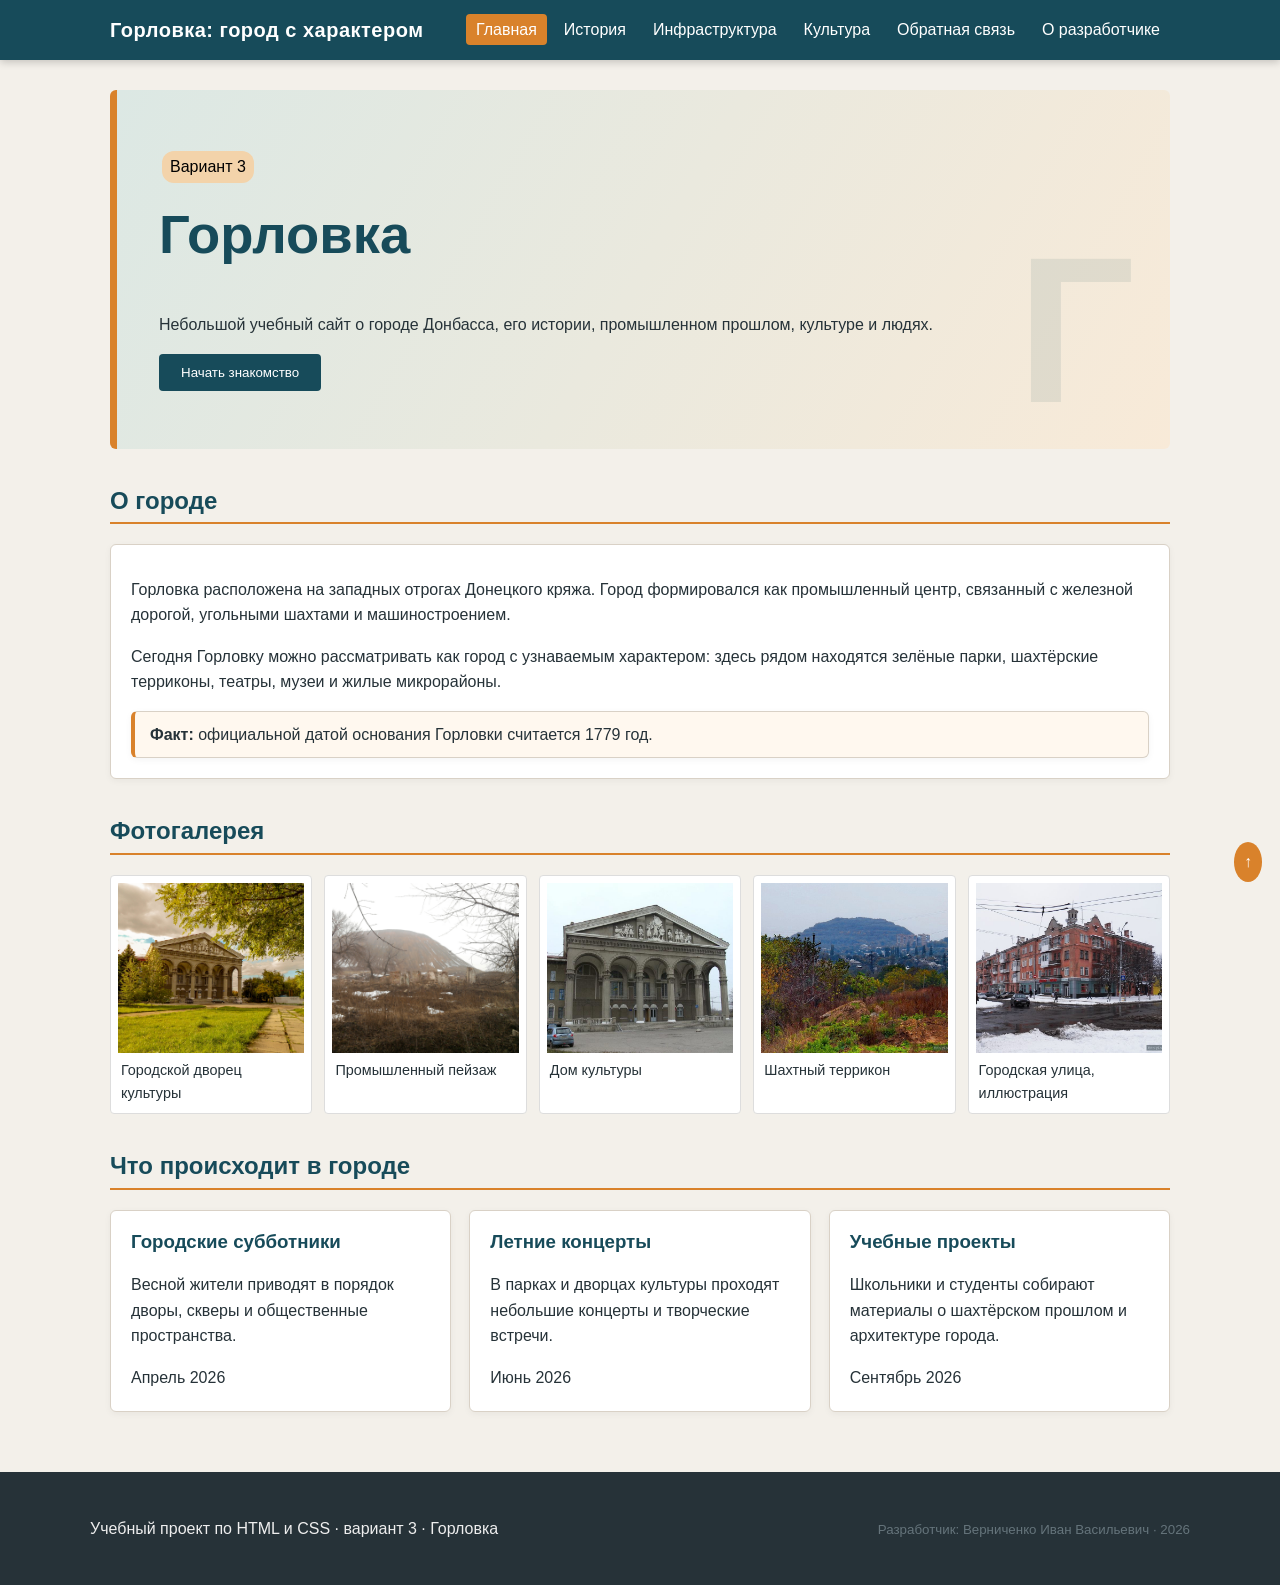
<file: index.html>
<!doctype html>
<html lang="ru"><head><meta charset="utf-8"><meta name="viewport" content="width=device-width,initial-scale=1"><title>Горловка — главная</title><link rel="stylesheet" href="styles.css"></head>
<body id="top"><header><div class="header-inner"><div class="logo">Горловка: город с характером</div><nav aria-label="Основная навигация"><ul><li><a class="active" href="index.html">Главная</a></li><li><a href="history.html">История</a></li><li><a href="infrastructure.html">Инфраструктура</a></li><li><a href="culture.html">Культура</a></li><li><a href="feedback.html">Обратная связь</a></li><li><a href="developer.html">О разработчике</a></li></ul></nav></div></header>
<main><section class="hero"><p><mark>Вариант 3</mark></p><h1>Горловка</h1><p>Небольшой учебный сайт о городе Донбасса, его истории, промышленном прошлом, культуре и людях.</p><p><a href="history.html"><button type="button">Начать знакомство</button></a></p></section>
    <section><h2>О городе</h2><article class="clearfix"><p>Горловка расположена на западных отрогах Донецкого кряжа. Город формировался как промышленный центр, связанный с железной дорогой, угольными шахтами и машиностроением.</p><p>Сегодня Горловку можно рассматривать как город с узнаваемым характером: здесь рядом находятся зелёные парки, шахтёрские терриконы, театры, музеи и жилые микрорайоны.</p><aside class="notice"><strong>Факт:</strong> официальной датой основания Горловки считается <time datetime="1779">1779 год</time>.</aside></article></section>
    <section><h2>Фотогалерея</h2><div class="gallery">
        <figure><img src="assets/city-culture.jpg" alt="Здание культуры в Горловке"><figcaption>Городской дворец культуры</figcaption></figure>
        <figure><img src="assets/city-mine.jpg" alt="Террикон и шахта Горловки"><figcaption>Промышленный пейзаж</figcaption></figure>
        <figure><img src="assets/gorlovka3.jpg" alt="Дом культуры на проспекте Ленина"><figcaption>Дом культуры</figcaption></figure>
        <figure><img src="assets/gorlovka2.jpg" alt="Шахтный террикон"><figcaption>Шахтный террикон</figcaption></figure>
        <figure><img src="assets/gorlovka.jpg" alt="Городская улица"><figcaption>Городская улица, иллюстрация</figcaption></figure>
    </div></section>
    <section><h2>Что происходит в городе</h2><div class="grid"><article><h3>Городские субботники</h3><p>Весной жители приводят в порядок дворы, скверы и общественные пространства.</p><time datetime="2026-04">Апрель 2026</time></article><article><h3>Летние концерты</h3><p>В парках и дворцах культуры проходят небольшие концерты и творческие встречи.</p><time datetime="2026-06">Июнь 2026</time></article><article><h3>Учебные проекты</h3><p>Школьники и студенты собирают материалы о шахтёрском прошлом и архитектуре города.</p><time datetime="2026-09">Сентябрь 2026</time></article></div></section>
</main><footer><div class="footer-inner"><p>Учебный проект по HTML и CSS · вариант 3 · Горловка</p><p><small>Разработчик: Верниченко Иван Васильевич · <span data-year></span></small></p></div></footer><a class="back-top" href="#top" aria-label="Наверх">↑</a><script src="site.js"></script></body></html>
</file>
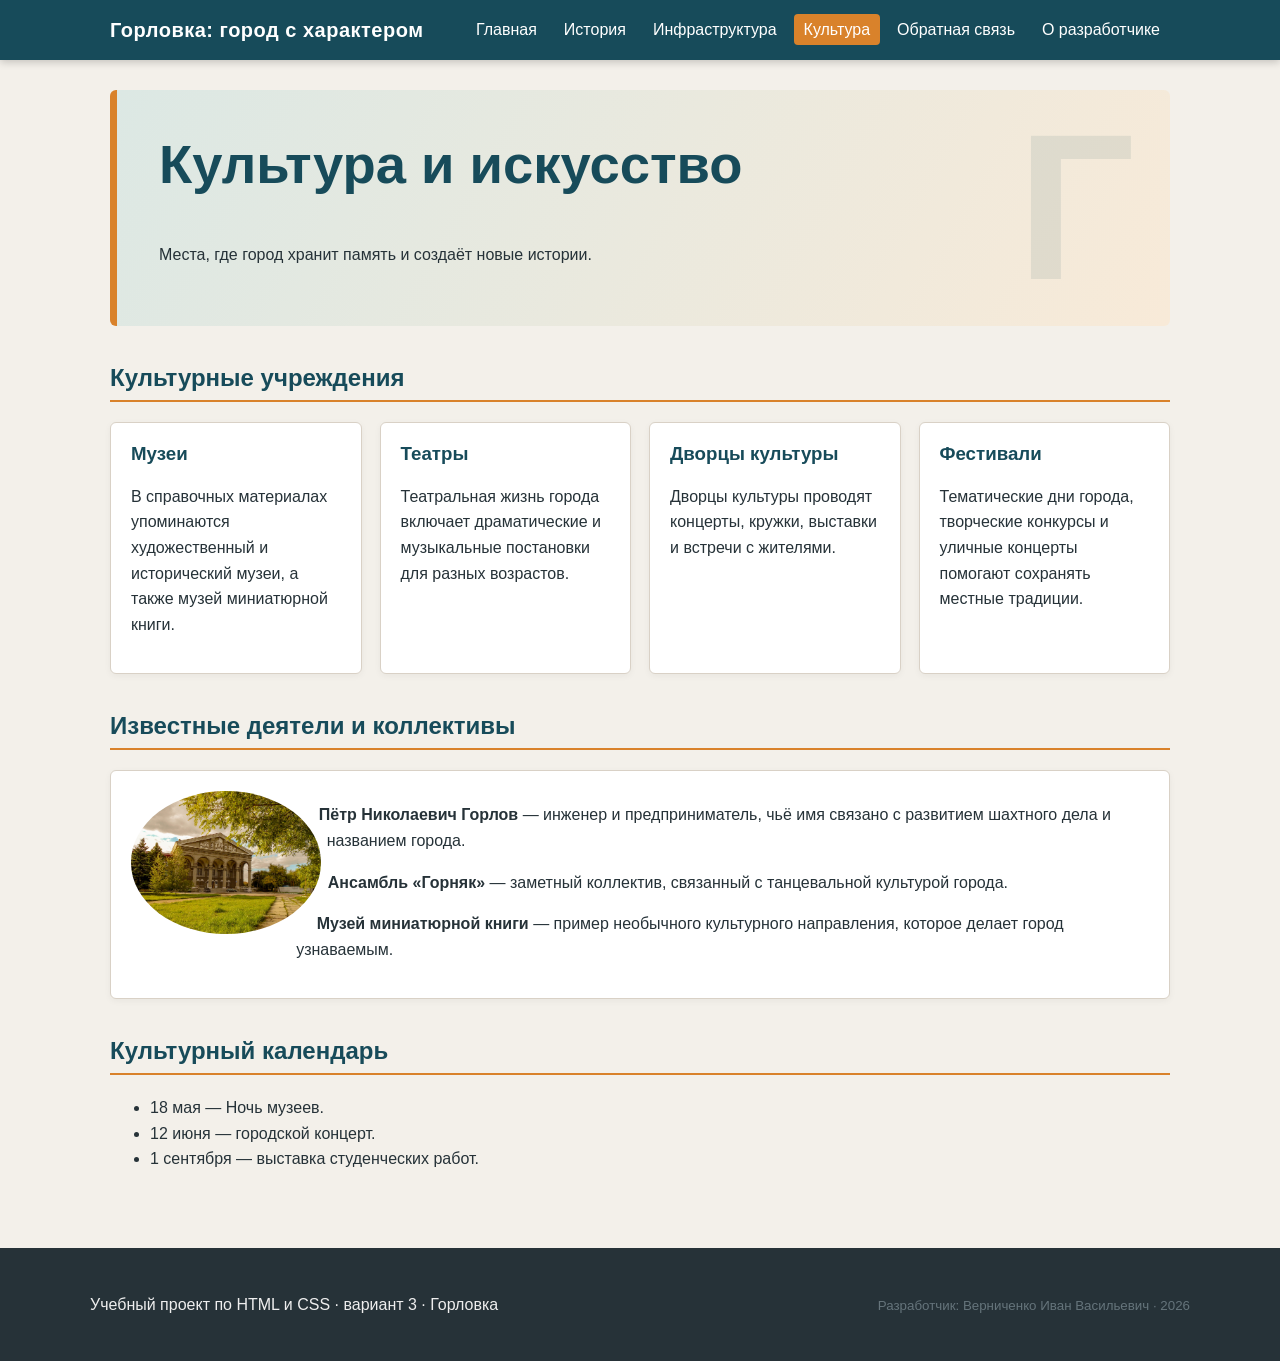
<file: culture.html>
<!doctype html><html lang="ru"><head><meta charset="utf-8"><meta name="viewport" content="width=device-width,initial-scale=1"><title>Культура Горловки</title><link rel="stylesheet" href="styles.css"></head><body><header><div class="header-inner"><div class="logo">Горловка: город с характером</div><nav aria-label="Основная навигация"><ul><li><a class="" href="index.html">Главная</a></li><li><a class="" href="history.html">История</a></li><li><a class="" href="infrastructure.html">Инфраструктура</a></li><li><a class="active" href="culture.html">Культура</a></li><li><a class="" href="feedback.html">Обратная связь</a></li><li><a class="" href="developer.html">О разработчике</a></li></ul></nav></div></header><main><section class="hero"><h1>Культура и искусство</h1><p>Места, где город хранит память и создаёт новые истории.</p></section><section><h2>Культурные учреждения</h2><div class="grid"><article><h3>Музеи</h3><p>В справочных материалах упоминаются художественный и исторический музеи, а также музей миниатюрной книги.</p></article><article><h3>Театры</h3><p>Театральная жизнь города включает драматические и музыкальные постановки для разных возрастов.</p></article><article><h3>Дворцы культуры</h3><p>Дворцы культуры проводят концерты, кружки, выставки и встречи с жителями.</p></article><article><h3>Фестивали</h3><p>Тематические дни города, творческие конкурсы и уличные концерты помогают сохранять местные традиции.</p></article></div></section><section><h2>Известные деятели и коллективы</h2><article class="clearfix"><img class="float-photo" src="assets/city-culture.jpg" alt="Здание культуры Горловки"><p><strong>Пётр Николаевич Горлов</strong> — инженер и предприниматель, чьё имя связано с развитием шахтного дела и названием города.</p><p><strong>Ансамбль «Горняк»</strong> — заметный коллектив, связанный с танцевальной культурой города.</p><p><strong>Музей миниатюрной книги</strong> — пример необычного культурного направления, которое делает город узнаваемым.</p></article></section><section><h2>Культурный календарь</h2><ul><li><time datetime="2026-05-18">18 мая</time> — Ночь музеев.</li><li><time datetime="2026-06-12">12 июня</time> — городской концерт.</li><li><time datetime="2026-09-01">1 сентября</time> — выставка студенческих работ.</li></ul></section></main><footer><div class="footer-inner"><p>Учебный проект по HTML и CSS · вариант 3 · Горловка</p><p><small>Разработчик: Верниченко Иван Васильевич · <span data-year></span></small></p></div></footer><script src="site.js"></script></body></html>
</file>
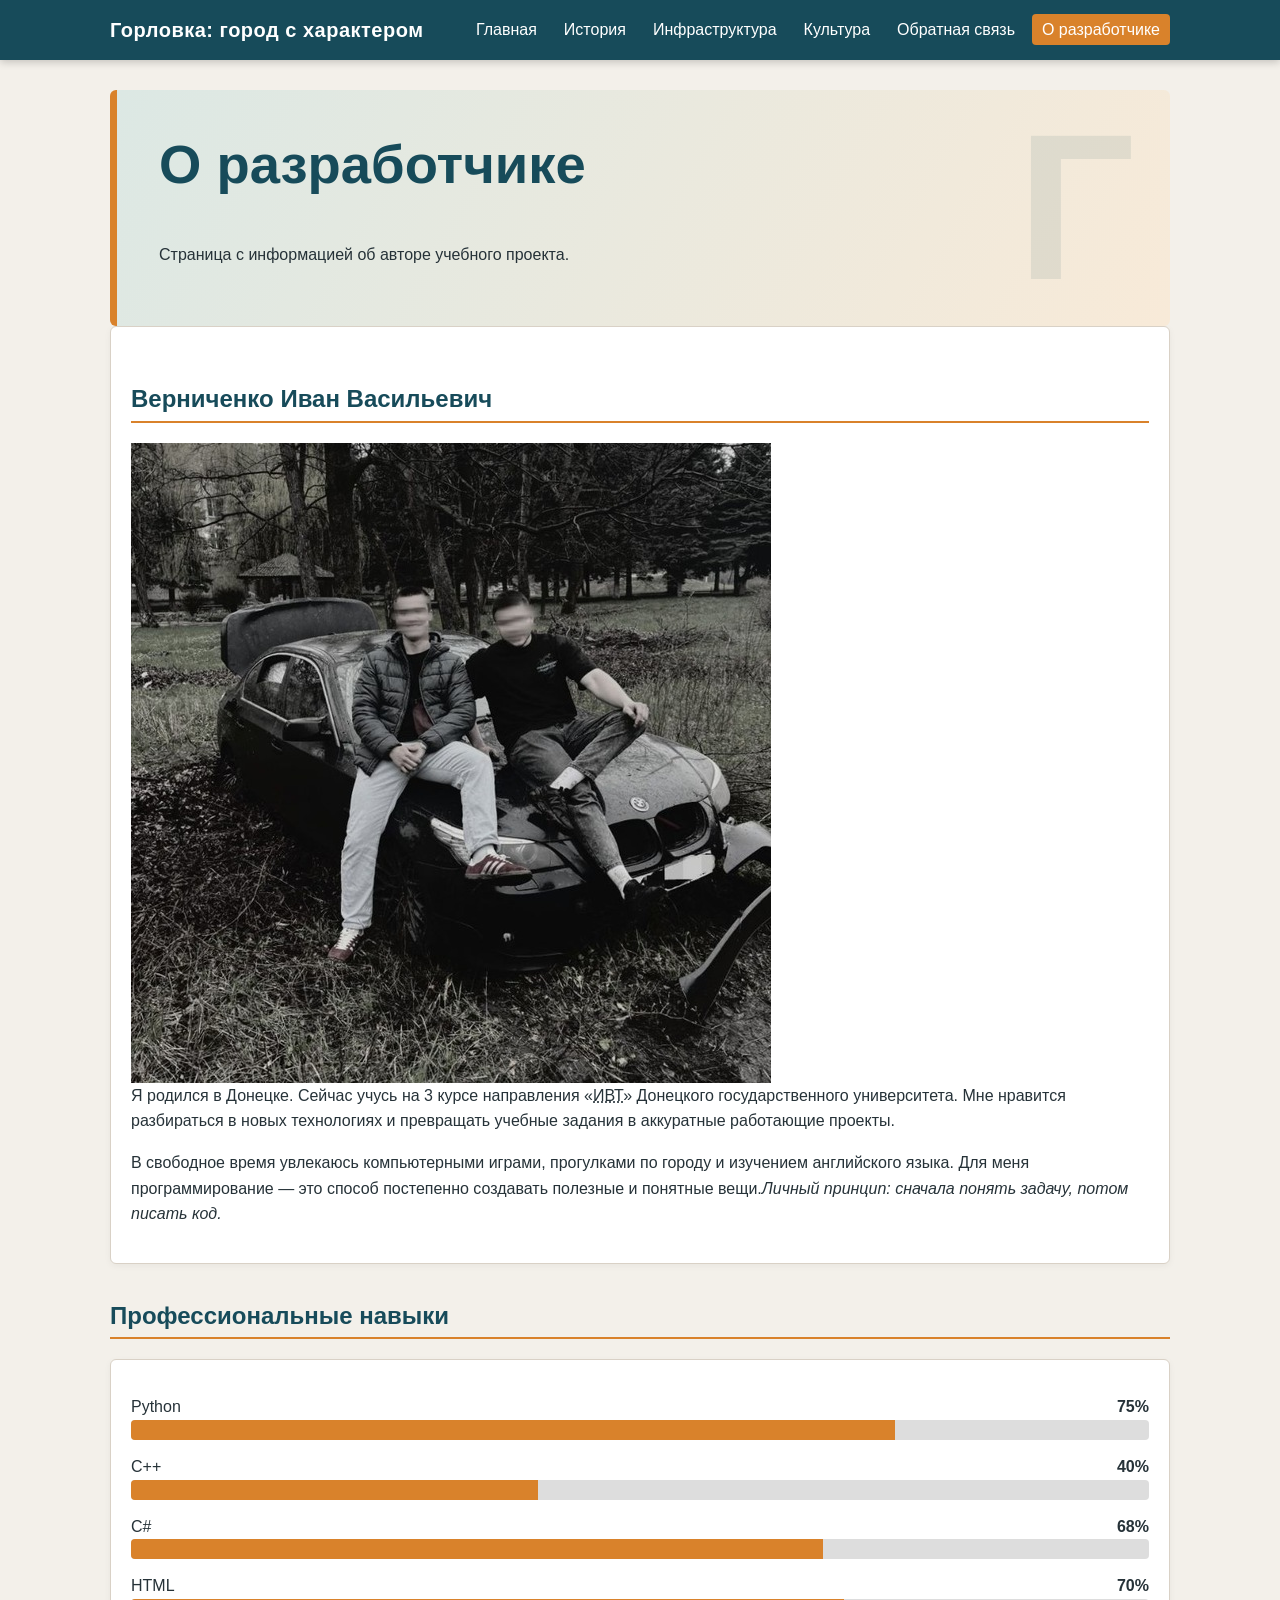
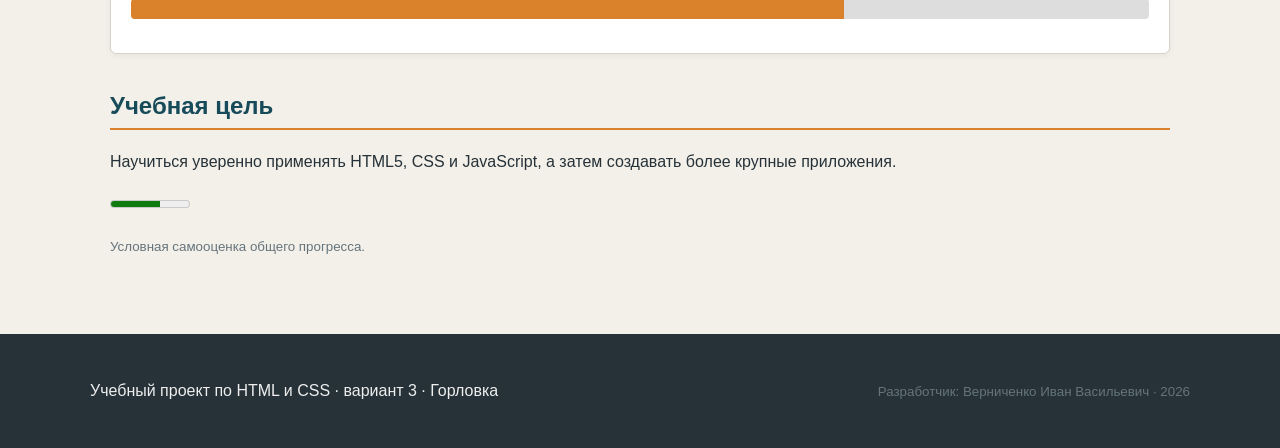
<file: developer.html>
<!doctype html><html lang="ru"><head><meta charset="utf-8"><meta name="viewport" content="width=device-width,initial-scale=1"><title>О разработчике</title><link rel="stylesheet" href="styles.css"></head><body><header><div class="header-inner"><div class="logo">Горловка: город с характером</div><nav aria-label="Основная навигация"><ul><li><a class="" href="index.html">Главная</a></li><li><a class="" href="history.html">История</a></li><li><a class="" href="infrastructure.html">Инфраструктура</a></li><li><a class="" href="culture.html">Культура</a></li><li><a class="" href="feedback.html">Обратная связь</a></li><li><a class="active" href="developer.html">О разработчике</a></li></ul></nav></div></header><main><section class="hero"><h1>О разработчике</h1><p>Страница с информацией об авторе учебного проекта.</p></section><section class="card clearfix"><h2>Верниченко Иван Васильевич</h2><p><img class="assets/photo.jpg" src="assets/photo.jpg" alt="Фотография Верниченко Ивана Васильевича" onerror="this.src='assets/photo.jpg';this.alt='фото добавлено.'">Я родился в Донецке. Сейчас учусь на 3 курсе направления «<abbr title="Информатика и вычислительная техника">ИВТ</abbr>» Донецкого государственного университета. Мне нравится разбираться в новых технологиях и превращать учебные задания в аккуратные работающие проекты.</p><p>В свободное время увлекаюсь компьютерными играми, прогулками по городу и изучением английского языка. Для меня программирование — это способ постепенно создавать полезные и понятные вещи.<cite>Личный принцип: сначала понять задачу, потом писать код.</cite></p></section><section><h2>Профессиональные навыки</h2><div class="card"><div class="skill"><div class="skill-label"><span>Python</span><strong>75%</strong></div><div class="bar"><span style="width:75%"></span></div></div><div class="skill"><div class="skill-label"><span>C++</span><strong>40%</strong></div><div class="bar"><span style="width:40%"></span></div></div><div class="skill"><div class="skill-label"><span>C#</span><strong>68%</strong></div><div class="bar"><span style="width:68%"></span></div></div><div class="skill"><div class="skill-label"><span>HTML</span><strong>70%</strong></div><div class="bar"><span style="width:70%"></span></div></div></div></section><section><h2>Учебная цель</h2><p>Научиться уверенно применять HTML5, CSS и JavaScript, а затем создавать более крупные приложения.</p><meter min="0" max="100" value="63">63%</meter><p><small>Условная самооценка общего прогресса.</small></p></section></main><footer><div class="footer-inner"><p>Учебный проект по HTML и CSS · вариант 3 · Горловка</p><p><small>Разработчик: Верниченко Иван Васильевич · <span data-year></span></small></p></div></footer><script src="site.js"></script></body></html>
</file>
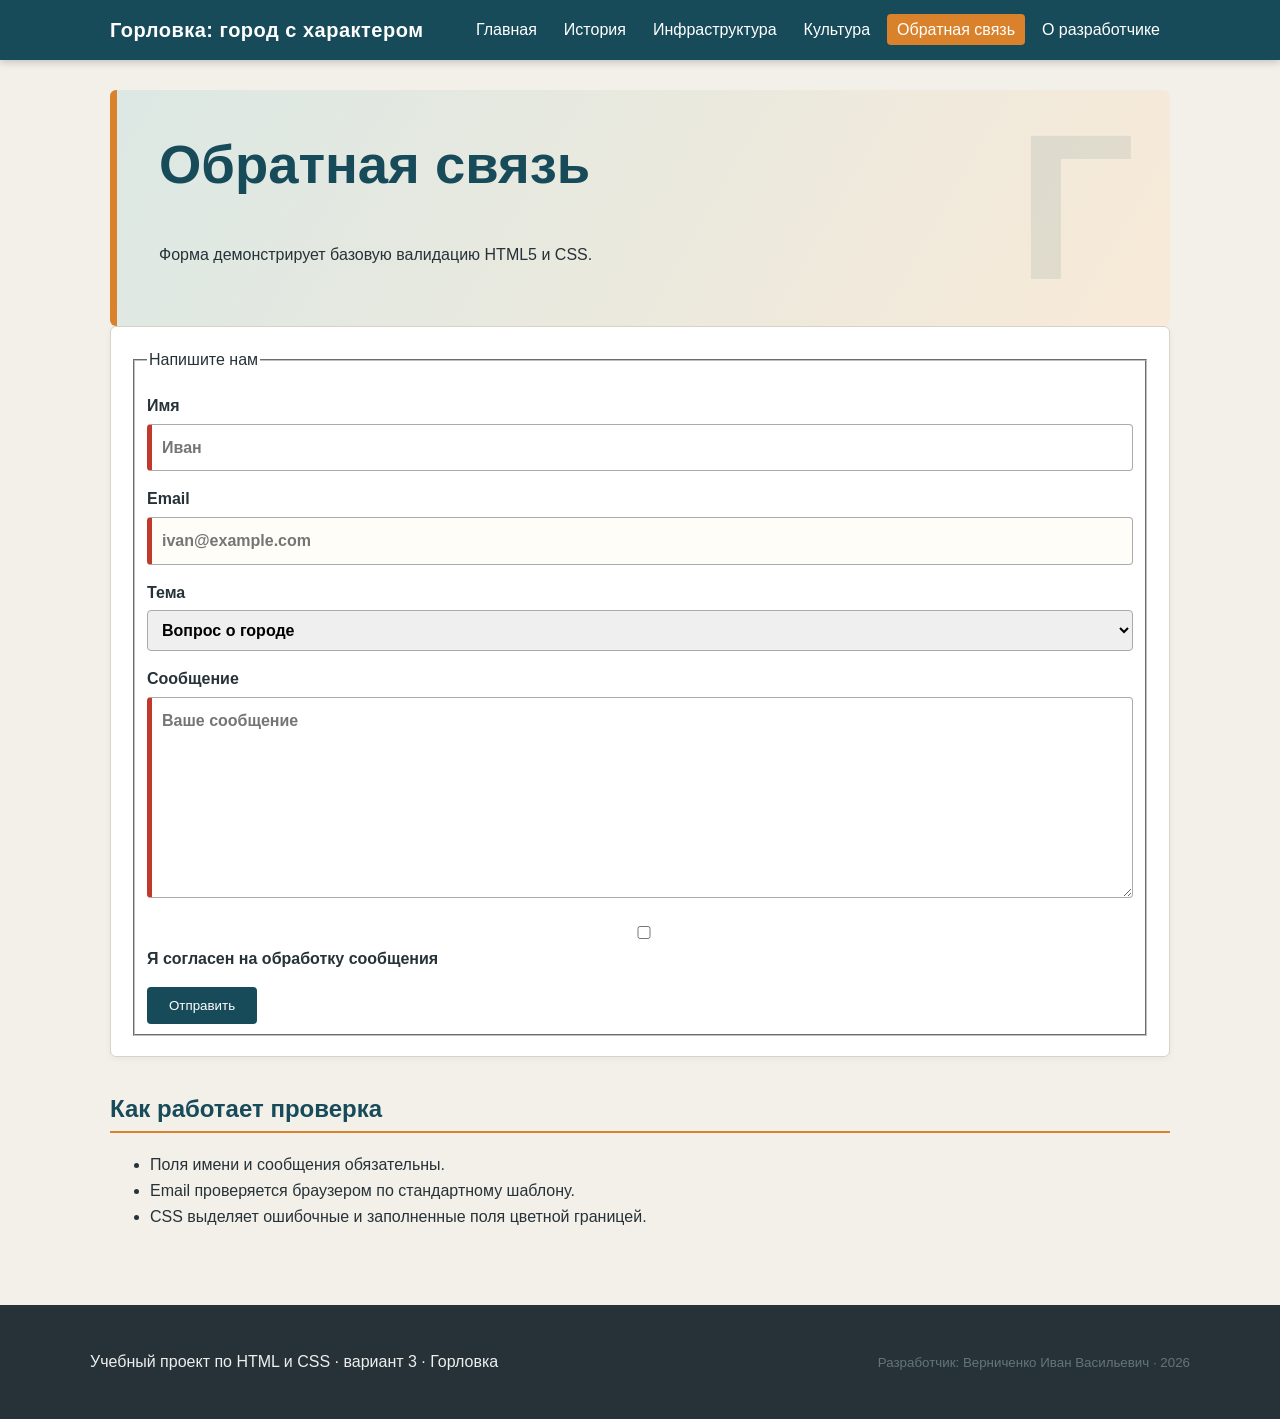
<file: feedback.html>
<!doctype html><html lang="ru"><head><meta charset="utf-8"><meta name="viewport" content="width=device-width,initial-scale=1"><title>Обратная связь</title><link rel="stylesheet" href="styles.css"></head><body><header><div class="header-inner"><div class="logo">Горловка: город с характером</div><nav aria-label="Основная навигация"><ul><li><a class="" href="index.html">Главная</a></li><li><a class="" href="history.html">История</a></li><li><a class="" href="infrastructure.html">Инфраструктура</a></li><li><a class="" href="culture.html">Культура</a></li><li><a class="active" href="feedback.html">Обратная связь</a></li><li><a class="" href="developer.html">О разработчике</a></li></ul></nav></div></header><main><section class="hero"><h1>Обратная связь</h1><p>Форма демонстрирует базовую валидацию HTML5 и CSS.</p></section><section class="form-box"><form action="#" method="post"><fieldset><legend>Напишите нам</legend><label for="name">Имя <input id="name" name="name" type="text" minlength="2" required placeholder="Иван"></label><label for="email">Email <input id="email" name="email" type="email" required placeholder="ivan@example.com"></label><label for="topic">Тема <select id="topic" name="topic"><option>Вопрос о городе</option><option>Ошибка на странице</option><option>Предложение</option></select></label><label for="message">Сообщение <textarea id="message" name="message" rows="7" minlength="10" required placeholder="Ваше сообщение"></textarea></label><label><input type="checkbox" required> Я согласен на обработку сообщения</label><button type="submit">Отправить</button></fieldset></form></section><section><h2>Как работает проверка</h2><ul><li>Поля имени и сообщения обязательны.</li><li>Email проверяется браузером по стандартному шаблону.</li><li>CSS выделяет ошибочные и заполненные поля цветной границей.</li></ul></section></main><footer><div class="footer-inner"><p>Учебный проект по HTML и CSS · вариант 3 · Горловка</p><p><small>Разработчик: Верниченко Иван Васильевич · <span data-year></span></small></p></div></footer><script src="site.js"></script></body></html>
</file>
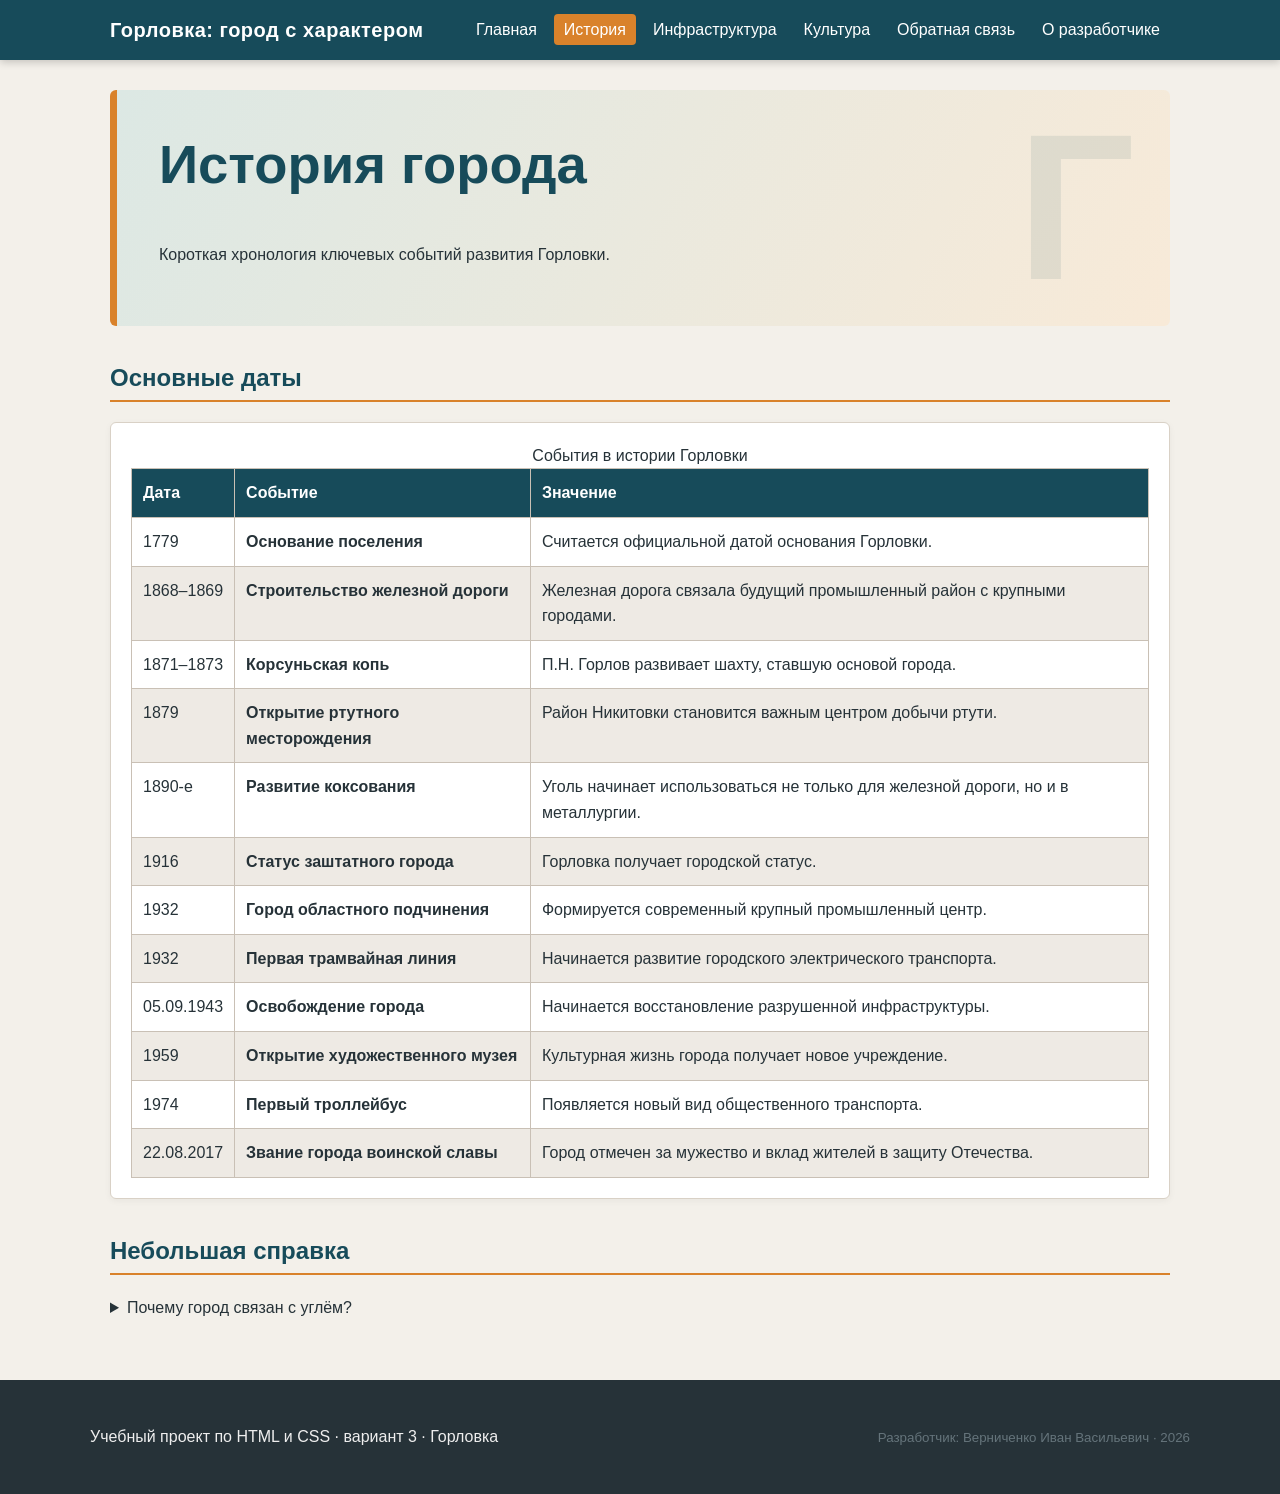
<file: history.html>
<!doctype html><html lang="ru"><head><meta charset="utf-8"><meta name="viewport" content="width=device-width,initial-scale=1"><title>История Горловки</title><link rel="stylesheet" href="styles.css"></head><body><header><div class="header-inner"><div class="logo">Горловка: город с характером</div><nav aria-label="Основная навигация"><ul><li><a class="" href="index.html">Главная</a></li><li><a class="active" href="history.html">История</a></li><li><a class="" href="infrastructure.html">Инфраструктура</a></li><li><a class="" href="culture.html">Культура</a></li><li><a class="" href="feedback.html">Обратная связь</a></li><li><a class="" href="developer.html">О разработчике</a></li></ul></nav></div></header><main><section class="hero"><h1>История города</h1><p>Короткая хронология ключевых событий развития Горловки.</p></section><section><h2>Основные даты</h2><div class="card"><table><caption>События в истории Горловки</caption><thead><tr><th>Дата</th><th>Событие</th><th>Значение</th></tr></thead><tbody><tr><td><time datetime="1779">1779</time></td><td><strong>Основание поселения</strong></td><td>Считается официальной датой основания Горловки.</td></tr><tr><td><time datetime="1868">1868–1869</time></td><td><strong>Строительство железной дороги</strong></td><td>Железная дорога связала будущий промышленный район с крупными городами.</td></tr><tr><td><time datetime="1871">1871–1873</time></td><td><strong>Корсуньская копь</strong></td><td>П.Н. Горлов развивает шахту, ставшую основой города.</td></tr><tr><td><time datetime="1879">1879</time></td><td><strong>Открытие ртутного месторождения</strong></td><td>Район Никитовки становится важным центром добычи ртути.</td></tr><tr><td><time datetime="1890">1890-е</time></td><td><strong>Развитие коксования</strong></td><td>Уголь начинает использоваться не только для железной дороги, но и в металлургии.</td></tr><tr><td><time datetime="1916">1916</time></td><td><strong>Статус заштатного города</strong></td><td>Горловка получает городской статус.</td></tr><tr><td><time datetime="1932">1932</time></td><td><strong>Город областного подчинения</strong></td><td>Формируется современный крупный промышленный центр.</td></tr><tr><td><time datetime="1932">1932</time></td><td><strong>Первая трамвайная линия</strong></td><td>Начинается развитие городского электрического транспорта.</td></tr><tr><td><time datetime="1943">05.09.1943</time></td><td><strong>Освобождение города</strong></td><td>Начинается восстановление разрушенной инфраструктуры.</td></tr><tr><td><time datetime="1959">1959</time></td><td><strong>Открытие художественного музея</strong></td><td>Культурная жизнь города получает новое учреждение.</td></tr><tr><td><time datetime="1974">1974</time></td><td><strong>Первый троллейбус</strong></td><td>Появляется новый вид общественного транспорта.</td></tr><tr><td><time datetime="2017">22.08.2017</time></td><td><strong>Звание города воинской славы</strong></td><td>Город отмечен за мужество и вклад жителей в защиту Отечества.</td></tr></tbody></table></div></section><section><h2>Небольшая справка</h2><details><summary>Почему город связан с углём?</summary><p>Развитие железной дороги и открытие шахт сделали Горловку заметным промышленным центром Донбасса. Вокруг предприятий появлялись рабочие посёлки, школы, больницы и культурные учреждения.</p></details></section></main><footer><div class="footer-inner"><p>Учебный проект по HTML и CSS · вариант 3 · Горловка</p><p><small>Разработчик: Верниченко Иван Васильевич · <span data-year></span></small></p></div></footer><script src="site.js"></script></body></html>
</file>
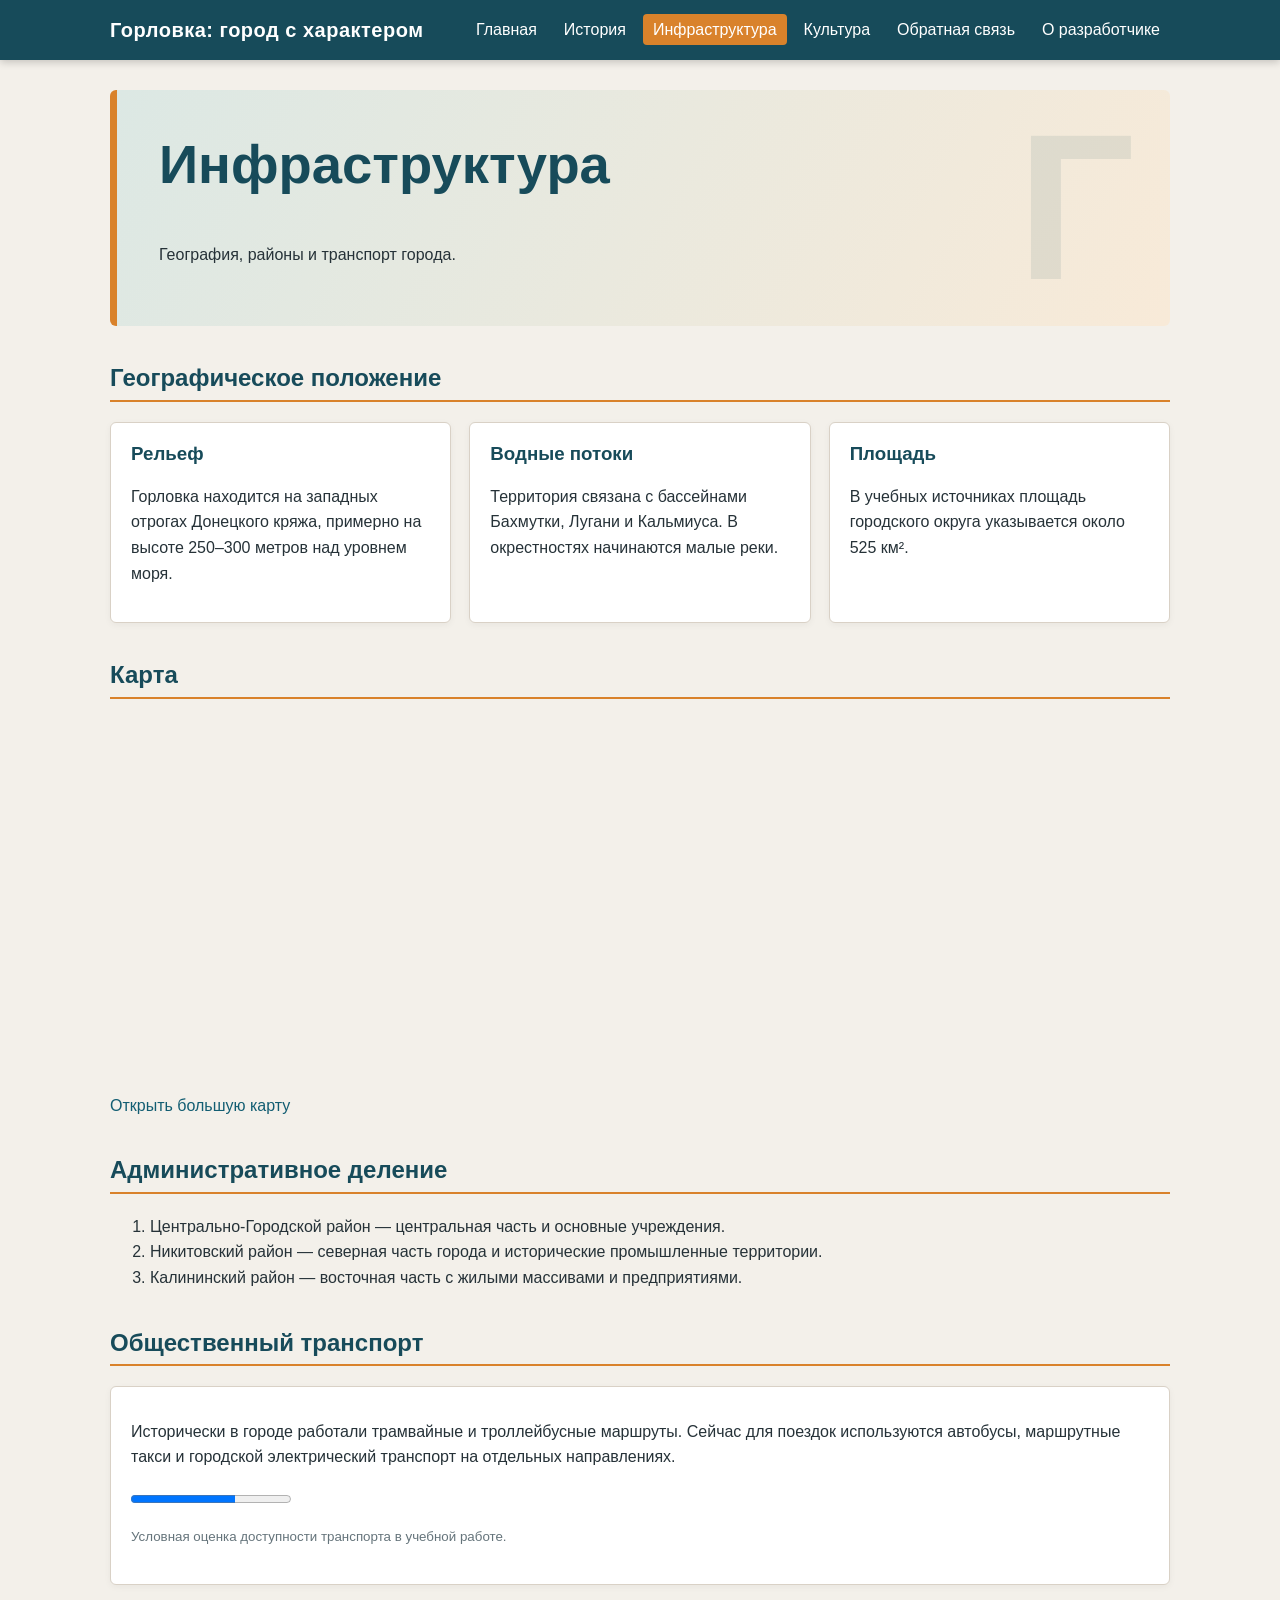
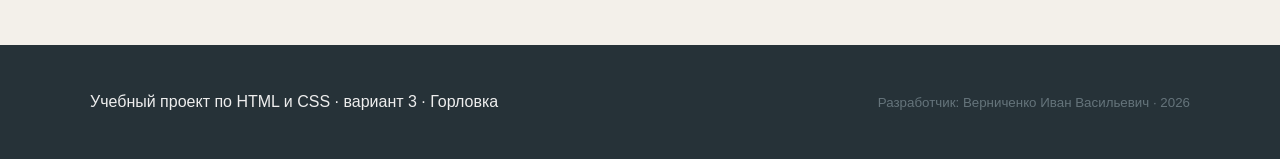
<file: infrastructure.html>
<!doctype html><html lang="ru"><head><meta charset="utf-8"><meta name="viewport" content="width=device-width,initial-scale=1"><title>Инфраструктура Горловки</title><link rel="stylesheet" href="styles.css"></head><body><header><div class="header-inner"><div class="logo">Горловка: город с характером</div><nav aria-label="Основная навигация"><ul><li><a class="" href="index.html">Главная</a></li><li><a class="" href="history.html">История</a></li><li><a class="active" href="infrastructure.html">Инфраструктура</a></li><li><a class="" href="culture.html">Культура</a></li><li><a class="" href="feedback.html">Обратная связь</a></li><li><a class="" href="developer.html">О разработчике</a></li></ul></nav></div></header><main><section class="hero"><h1>Инфраструктура</h1><p>География, районы и транспорт города.</p></section><section><h2>Географическое положение</h2><div class="grid"><article><h3>Рельеф</h3><p>Горловка находится на западных отрогах Донецкого кряжа, примерно на высоте 250–300 метров над уровнем моря.</p></article><article><h3>Водные потоки</h3><p>Территория связана с бассейнами Бахмутки, Лугани и Кальмиуса. В окрестностях начинаются малые реки.</p></article><article><h3>Площадь</h3><p>В учебных источниках площадь городского округа указывается около 525 км².</p></article></div></section><section><h2>Карта</h2><iframe class="map" title="Карта Горловки" src="https://www.openstreetmap.org/export/embed.html?bbox=37.95%2C48.25%2C38.08%2C48.36&layer=mapnik&marker=48.3066%2C38.0028"></iframe><p><a href="https://www.openstreetmap.org/?mlat=48.3066&mlon=38.0028#map=12/48.3066/38.0028" target="_blank" rel="noopener">Открыть большую карту</a></p></section><section><h2>Административное деление</h2><ol><li>Центрально-Городской район — центральная часть и основные учреждения.</li><li>Никитовский район — северная часть города и исторические промышленные территории.</li><li>Калининский район — восточная часть с жилыми массивами и предприятиями.</li></ol></section><section><h2>Общественный транспорт</h2><article><p>Исторически в городе работали трамвайные и троллейбусные маршруты. Сейчас для поездок используются автобусы, маршрутные такси и городской электрический транспорт на отдельных направлениях.</p><progress value="65" max="100">65%</progress><p><small>Условная оценка доступности транспорта в учебной работе.</small></p></article></section></main><footer><div class="footer-inner"><p>Учебный проект по HTML и CSS · вариант 3 · Горловка</p><p><small>Разработчик: Верниченко Иван Васильевич · <span data-year></span></small></p></div></footer><script src="site.js"></script></body></html>
</file>
<file: styles.css>
/* Общие стили проекта. Уровень: простой учебный сайт */
* { box-sizing: border-box; }
html { scroll-behavior: smooth; }
#top { min-height: 100%; }
body { margin: 0; font-family: Arial, sans-serif; line-height: 1.6; color: #263238; background: #f3f0ea; }
img { max-width: 100%; display: block; }
a { color: #125d72; }
a:link { text-decoration: none; }
a:visited { color: #6d4c41; }
a:hover { color: #d35400; }
a:active { color: #111; }
header { position: sticky; top: 0; z-index: 10; background: #174b5a; color: white; box-shadow: 0 2px 8px #0003; }
.header-inner { max-width: 1100px; margin: auto; padding: 14px 20px; display: flex; align-items: center; justify-content: space-between; gap: 20px; }
.logo { font-size: 1.25rem; font-weight: bold; letter-spacing: .5px; }
nav ul { list-style: none; padding: 0; margin: 0; display: flex; flex-wrap: wrap; gap: 7px; justify-content: flex-end; }
nav > ul > li { display: inline-block; }
nav a { color: #fff; padding: 7px 10px; border-radius: 4px; }
nav a:hover, nav a.active { background: #d9822b; color: #fff; }
main { max-width: 1100px; margin: 0 auto; padding: 30px 20px 60px; }
.hero { position: relative; background: linear-gradient(120deg, #dce8e4, #f8ead8); padding: 42px; border-left: 7px solid #d9822b; border-radius: 6px; overflow: hidden; }
.hero::after { content: "Г"; position: absolute; right: 35px; bottom: -48px; font-size: 13rem; color: #174b5a18; font-weight: bold; }
h1, h2, h3 { line-height: 1.2; color: #174b5a; }
h1 { font-size: clamp(2rem, 5vw, 3.4rem); margin-top: 0; }
h2 { border-bottom: 2px solid #d9822b; padding-bottom: 7px; margin-top: 38px; }
.grid { display: grid; grid-template-columns: repeat(auto-fit, minmax(240px, 1fr)); gap: 18px; }
.card, article, aside, .form-box { background: #fff; padding: 20px; border: 1px solid #d9d1c6; border-radius: 6px; box-shadow: 0 2px 7px #0000000c; }
.card h3, article h3 { margin-top: 0; }
.gallery { display: grid; grid-template-columns: repeat(auto-fit, minmax(180px, 1fr)); gap: 12px; }
figure { margin: 0; background: #fff; border: 1px solid #ddd; padding: 7px; border-radius: 4px; }
figure img { width: 100%; height: 170px; object-fit: cover; }
figcaption { font-size: .9rem; padding: 6px 3px 1px; }
.float-photo { float: left; width: 190px; margin: 0 20px 10px 0; border-radius: 50%; shape-outside: circle(50%); }
.clearfix::after { content: ""; display: table; clear: both; }
table { width: 100%; border-collapse: collapse; background: #fff; }
th, td { padding: 11px; border: 1px solid #c9c0b5; text-align: left; vertical-align: top; }
thead { background: #174b5a; color: #fff; }
tbody tr:nth-child(even) { background: #eeeae4; }
tbody tr:hover { background: #ffe5c8; }
.map { width: 100%; min-height: 350px; border: 0; }
.tags span, mark { display: inline-block; background: #f3d3aa; padding: 3px 8px; margin: 3px; border-radius: 12px; }
.skill { margin: 14px 0; }
.skill-label { display: flex; justify-content: space-between; }
.bar { height: 20px; background: #ddd; border-radius: 4px; overflow: hidden; }
.bar span { display: block; height: 100%; background: #d9822b; }
article p { margin-top: 0.7em; }
input[type="email"] { background: #fffdf8; }
input, textarea, select { width: 100%; padding: 10px; margin-top: 5px; border: 1px solid #aaa; border-radius: 4px; font: inherit; }
label { display: block; margin: 15px 0; font-weight: bold; }
input:focus, textarea:focus, select:focus { outline: 3px solid #d9822b66; border-color: #d9822b; }
input:required:invalid, textarea:required:invalid { border-left: 5px solid #c0392b; }
input:required:valid, textarea:required:valid { border-left: 5px solid #2e8b57; }
button { background: #174b5a; color: white; border: 0; padding: 11px 22px; border-radius: 4px; cursor: pointer; }
button:hover { background: #d9822b; }
button:disabled { opacity: .5; cursor: not-allowed; }
.notice { border-left: 4px solid #d9822b; padding: 10px 15px; background: #fff8ef; }
footer { background: #263238; color: #eee; padding: 28px 20px; }
footer .footer-inner { max-width: 1100px; margin: auto; display: flex; flex-wrap: wrap; justify-content: space-between; gap: 20px; }
footer a { color: #ffd39b; }
.back-top { position: fixed; right: 18px; bottom: 18px; background: #d9822b; color: white; padding: 7px 10px; border-radius: 50%; }
small { color: #65747b; }
@media (max-width: 700px) { .header-inner { display: block; } nav ul { justify-content: flex-start; margin-top: 10px; } .hero { padding: 25px; } .float-photo { float: none; width: 140px; margin: 0 auto 15px; } th, td { padding: 7px; font-size: .9rem; } }
</file>
